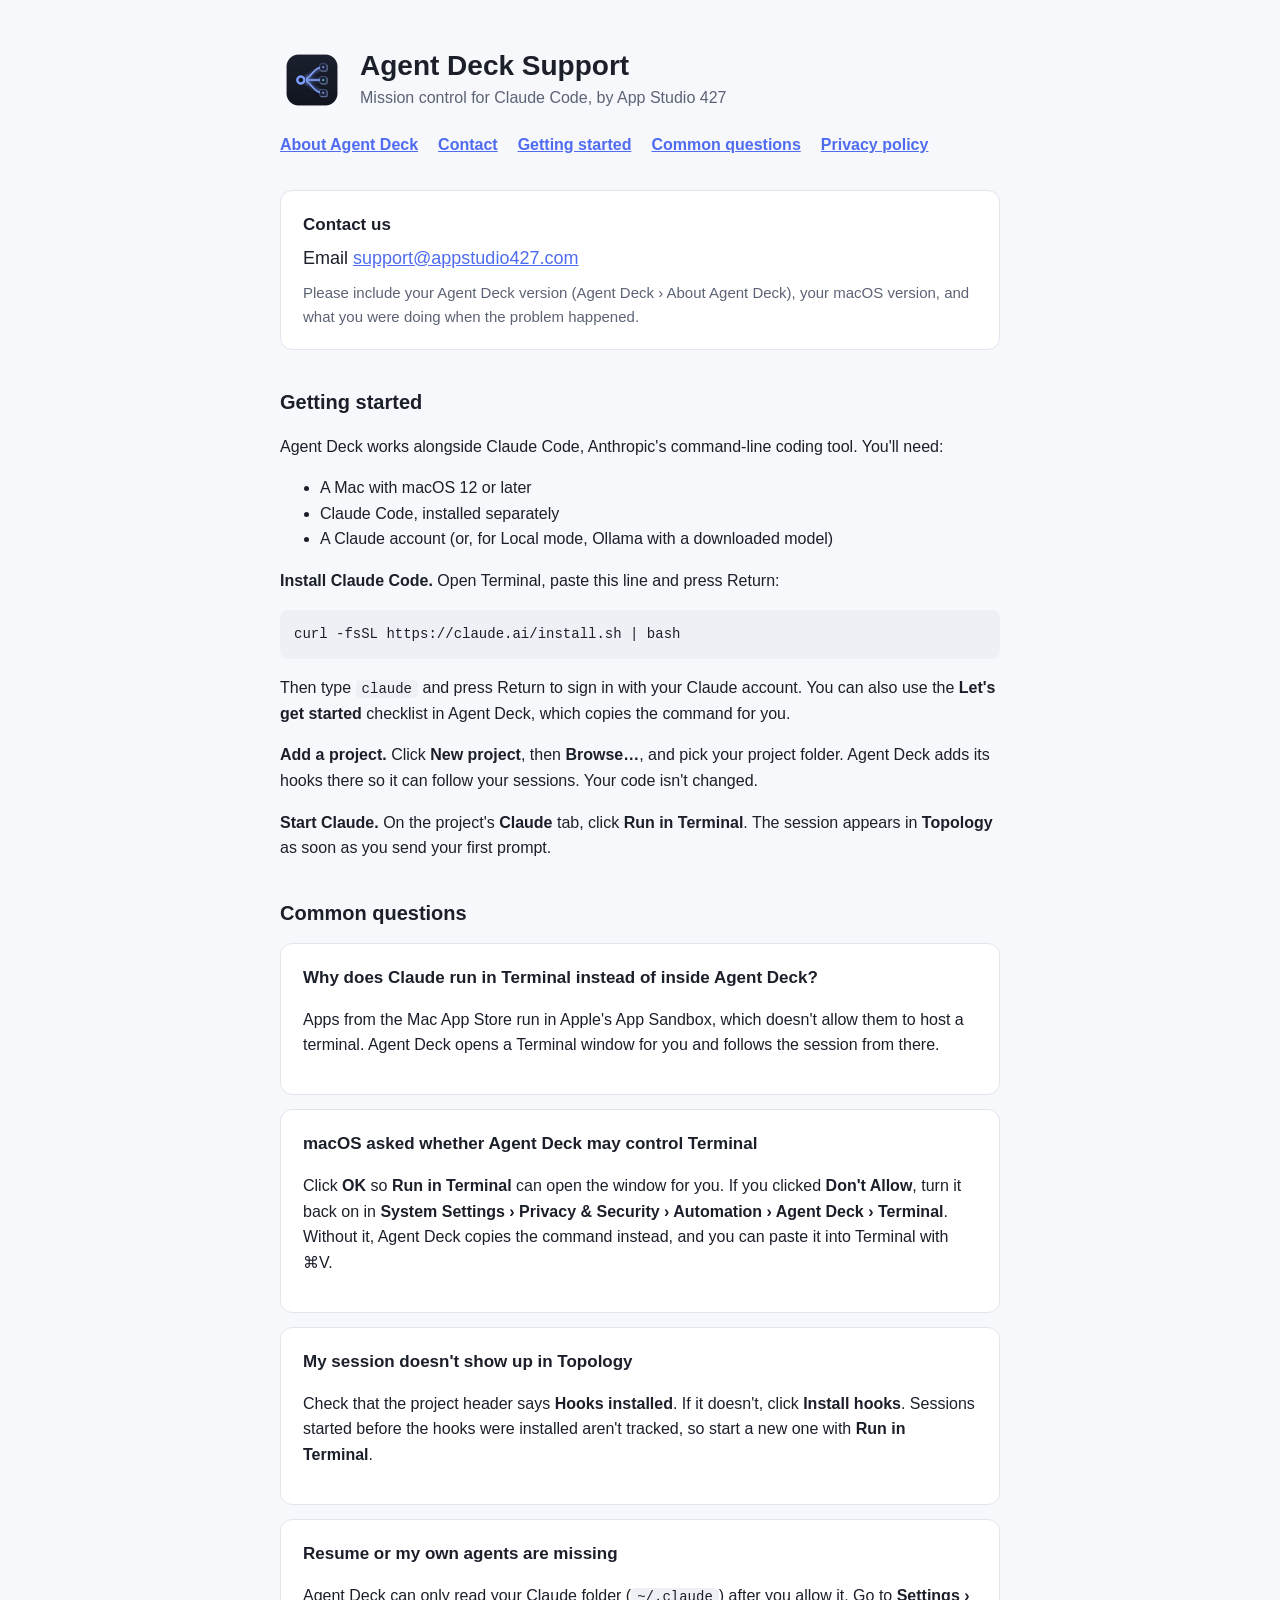
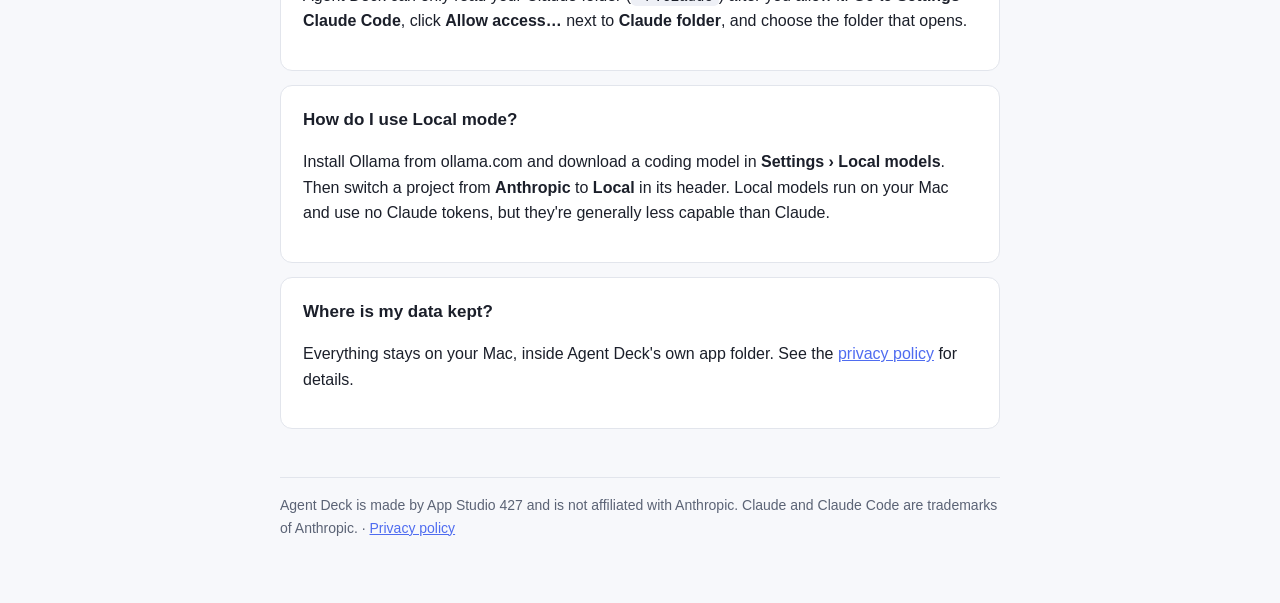
<file: index.html>
<!doctype html>
<html lang="en">
<head>
<meta charset="utf-8">
<meta name="viewport" content="width=device-width, initial-scale=1">
<title>Agent Deck Support</title>
<meta name="description" content="Help and contact for Agent Deck, mission control for Claude Code on the Mac.">
<link rel="stylesheet" href="style.css">
<link rel="icon" href="icon.png">
</head>
<body>
<div class="wrap">
  <header>
    <img src="icon.png" alt="Agent Deck icon">
    <div>
      <h1>Agent Deck Support</h1>
      <p>Mission control for Claude Code, by App Studio 427</p>
    </div>
  </header>
  <nav>
    <a href="agent-deck.html">About Agent Deck</a>
    <a href="#contact">Contact</a>
    <a href="#start">Getting started</a>
    <a href="#faq">Common questions</a>
    <a href="privacy.html">Privacy policy</a>
  </nav>

  <section id="contact" class="card contact">
    <h3>Contact us</h3>
    Email <a href="mailto:support@appstudio427.com">support@appstudio427.com</a>
    <p class="muted" style="font-size:15px;margin:8px 0 0">Please include your Agent Deck version (Agent Deck › About Agent Deck), your macOS version, and what you were doing when the problem happened.</p>
  </section>

  <h2 id="start">Getting started</h2>
  <p>Agent Deck works alongside Claude Code, Anthropic's command-line coding tool. You'll need:</p>
  <ul>
    <li>A Mac with macOS 12 or later</li>
    <li>Claude Code, installed separately</li>
    <li>A Claude account (or, for Local mode, Ollama with a downloaded model)</li>
  </ul>
  <p><strong>Install Claude Code.</strong> Open Terminal, paste this line and press Return:</p>
  <pre><code>curl -fsSL https://claude.ai/install.sh | bash</code></pre>
  <p>Then type <code>claude</code> and press Return to sign in with your Claude account. You can also use the <strong>Let's get started</strong> checklist in Agent Deck, which copies the command for you.</p>
  <p><strong>Add a project.</strong> Click <strong>New project</strong>, then <strong>Browse…</strong>, and pick your project folder. Agent Deck adds its hooks there so it can follow your sessions. Your code isn't changed.</p>
  <p><strong>Start Claude.</strong> On the project's <strong>Claude</strong> tab, click <strong>Run in Terminal</strong>. The session appears in <strong>Topology</strong> as soon as you send your first prompt.</p>

  <h2 id="faq">Common questions</h2>

  <div class="card">
    <h3>Why does Claude run in Terminal instead of inside Agent Deck?</h3>
    <p>Apps from the Mac App Store run in Apple's App Sandbox, which doesn't allow them to host a terminal. Agent Deck opens a Terminal window for you and follows the session from there.</p>
  </div>

  <div class="card">
    <h3>macOS asked whether Agent Deck may control Terminal</h3>
    <p>Click <strong>OK</strong> so <strong>Run in Terminal</strong> can open the window for you. If you clicked <strong>Don't Allow</strong>, turn it back on in <strong>System Settings › Privacy &amp; Security › Automation › Agent Deck › Terminal</strong>. Without it, Agent Deck copies the command instead, and you can paste it into Terminal with ⌘V.</p>
  </div>

  <div class="card">
    <h3>My session doesn't show up in Topology</h3>
    <p>Check that the project header says <strong>Hooks installed</strong>. If it doesn't, click <strong>Install hooks</strong>. Sessions started before the hooks were installed aren't tracked, so start a new one with <strong>Run in Terminal</strong>.</p>
  </div>

  <div class="card">
    <h3>Resume or my own agents are missing</h3>
    <p>Agent Deck can only read your Claude folder (<code>~/.claude</code>) after you allow it. Go to <strong>Settings › Claude Code</strong>, click <strong>Allow access…</strong> next to <strong>Claude folder</strong>, and choose the folder that opens.</p>
  </div>

  <div class="card">
    <h3>How do I use Local mode?</h3>
    <p>Install Ollama from ollama.com and download a coding model in <strong>Settings › Local models</strong>. Then switch a project from <strong>Anthropic</strong> to <strong>Local</strong> in its header. Local models run on your Mac and use no Claude tokens, but they're generally less capable than Claude.</p>
  </div>

  <div class="card">
    <h3>Where is my data kept?</h3>
    <p>Everything stays on your Mac, inside Agent Deck's own app folder. See the <a href="privacy.html">privacy policy</a> for details.</p>
  </div>

  <footer>
    Agent Deck is made by App Studio 427 and is not affiliated with Anthropic. Claude and Claude Code are trademarks of Anthropic.
    · <a href="privacy.html">Privacy policy</a>
  </footer>
</div>
</body>
</html>
</file>
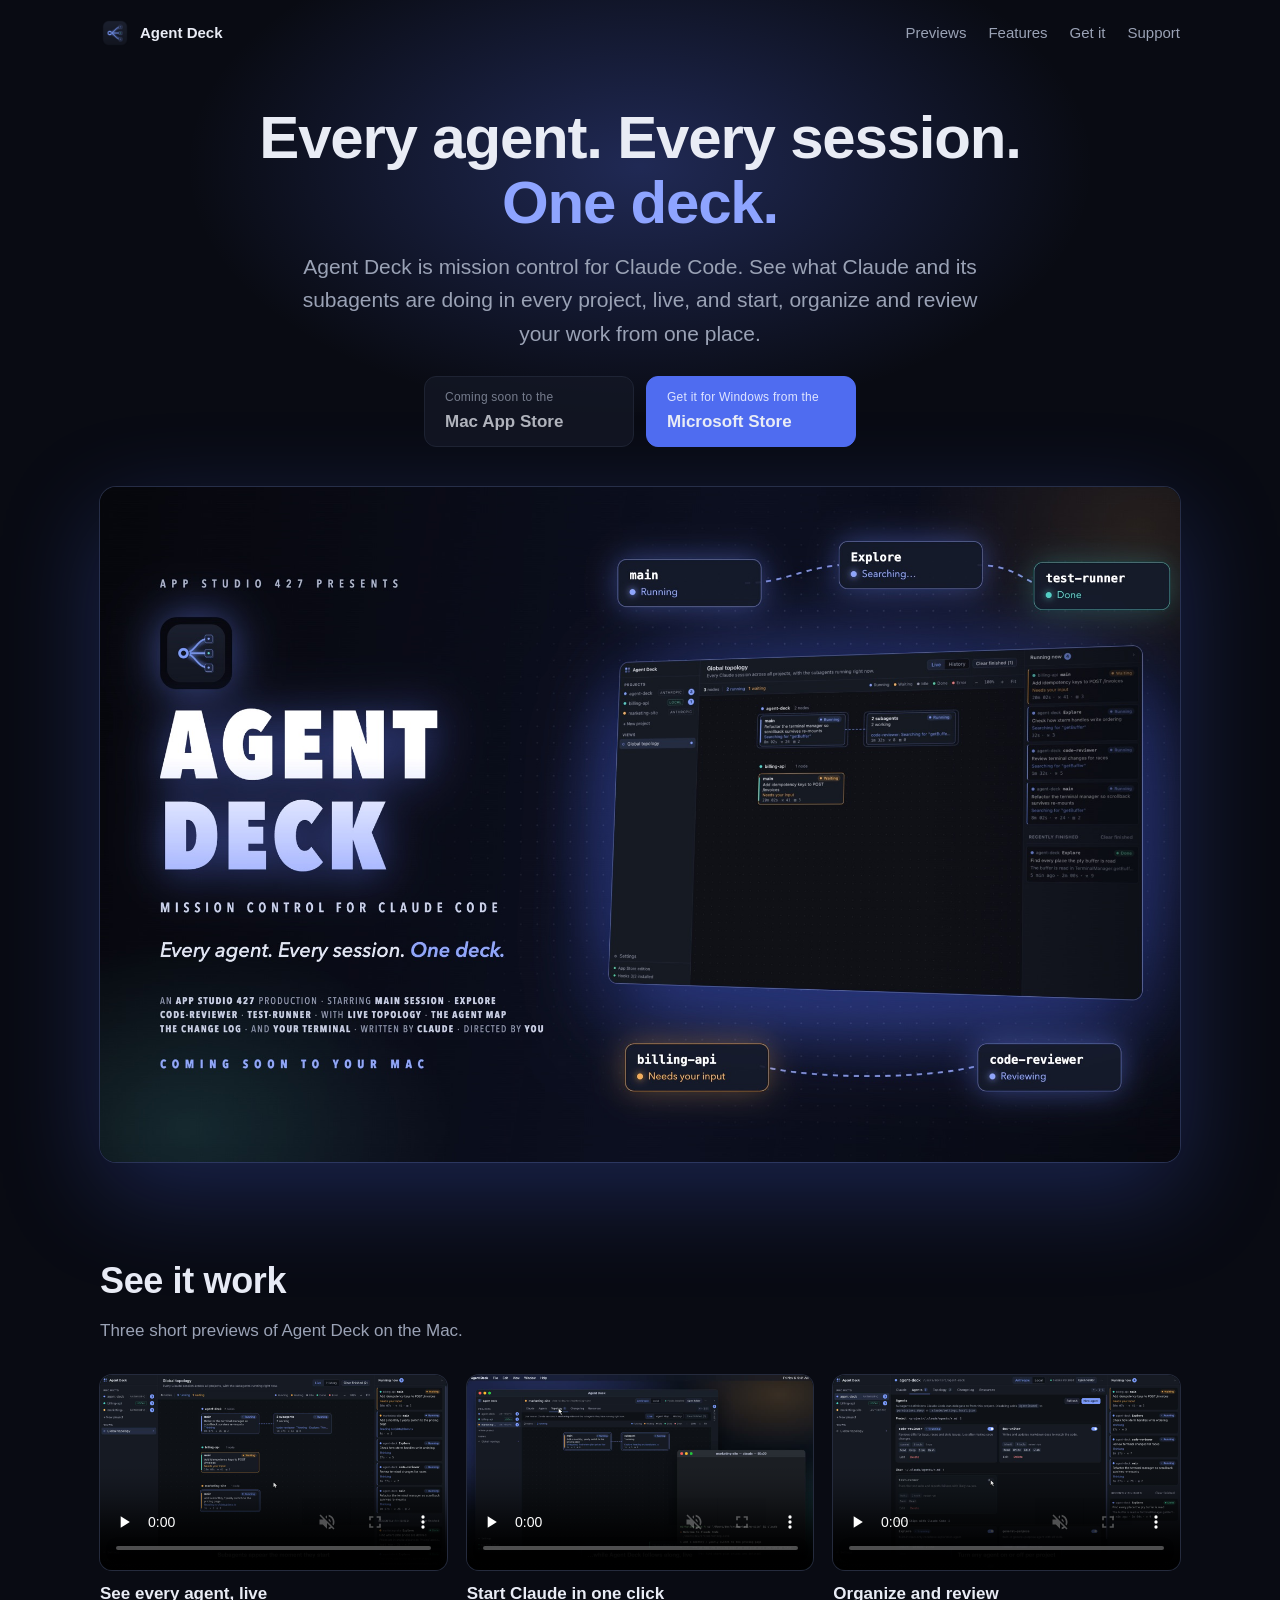
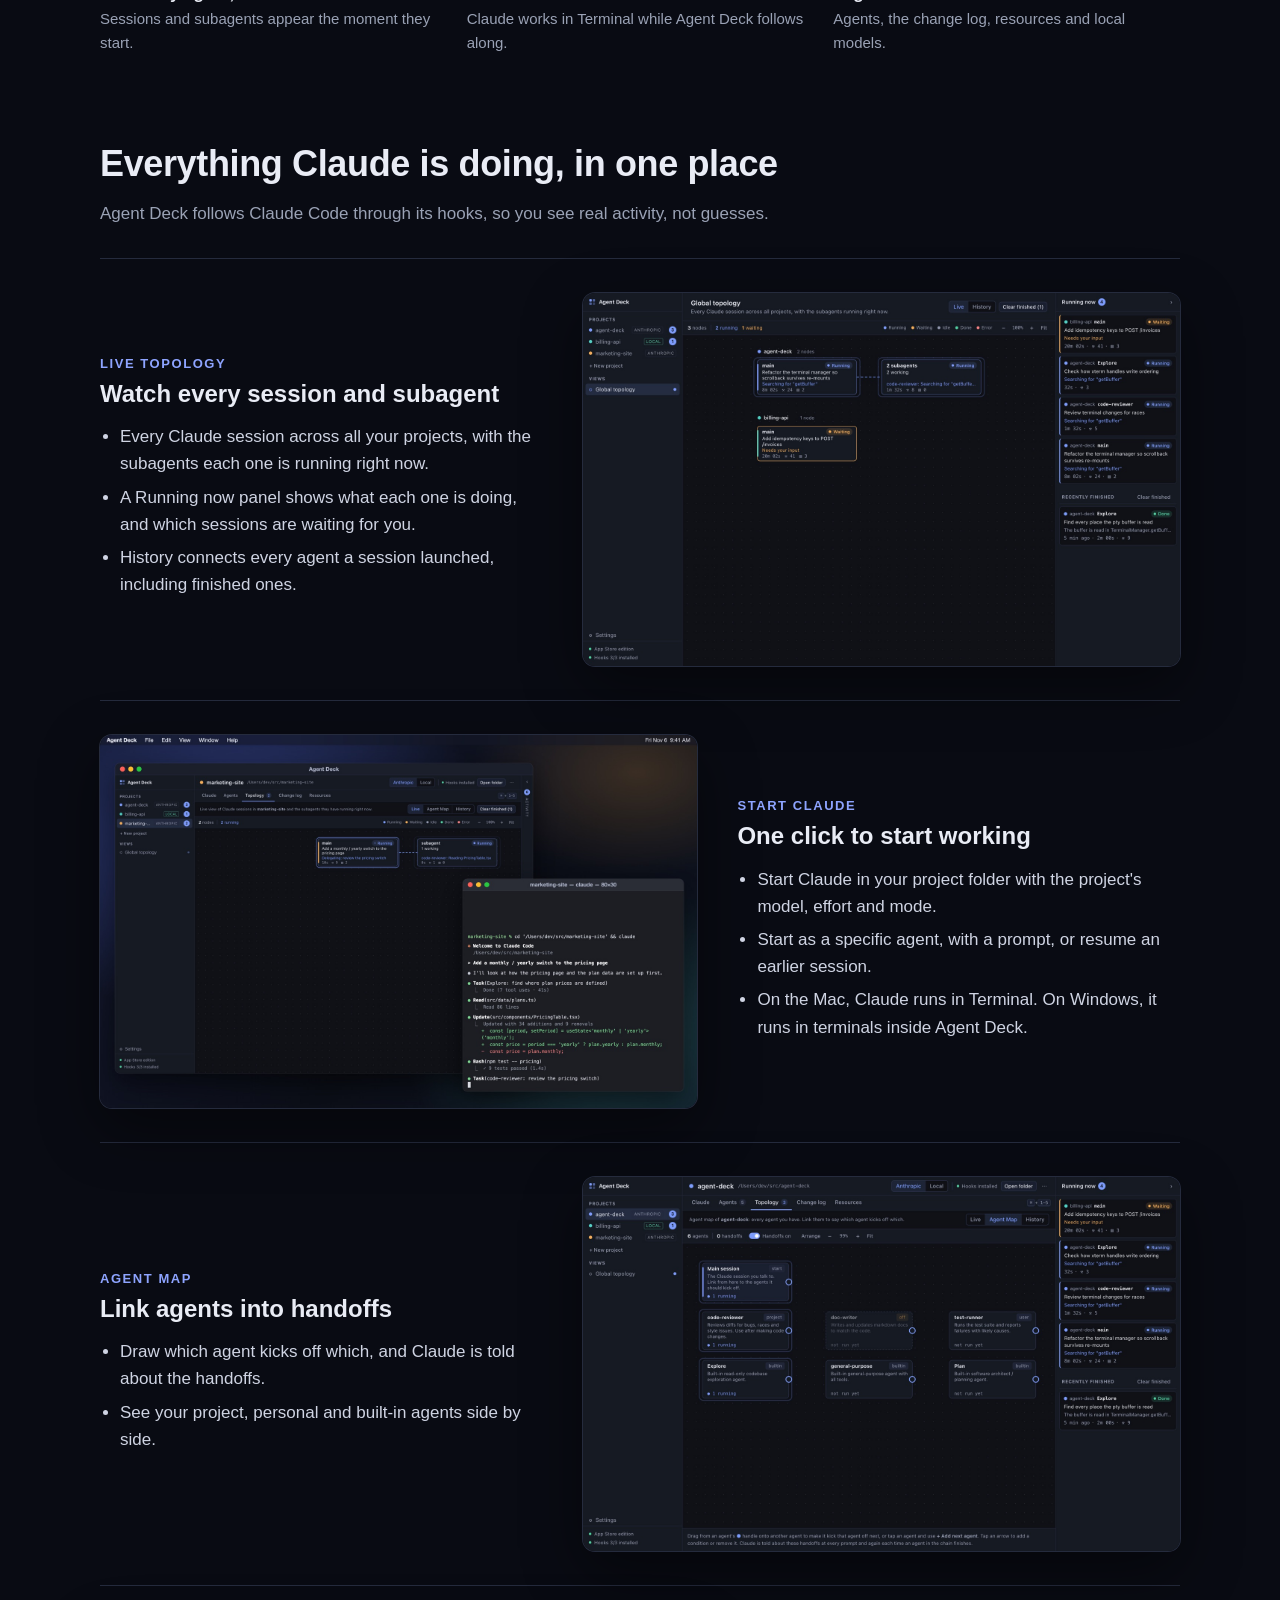
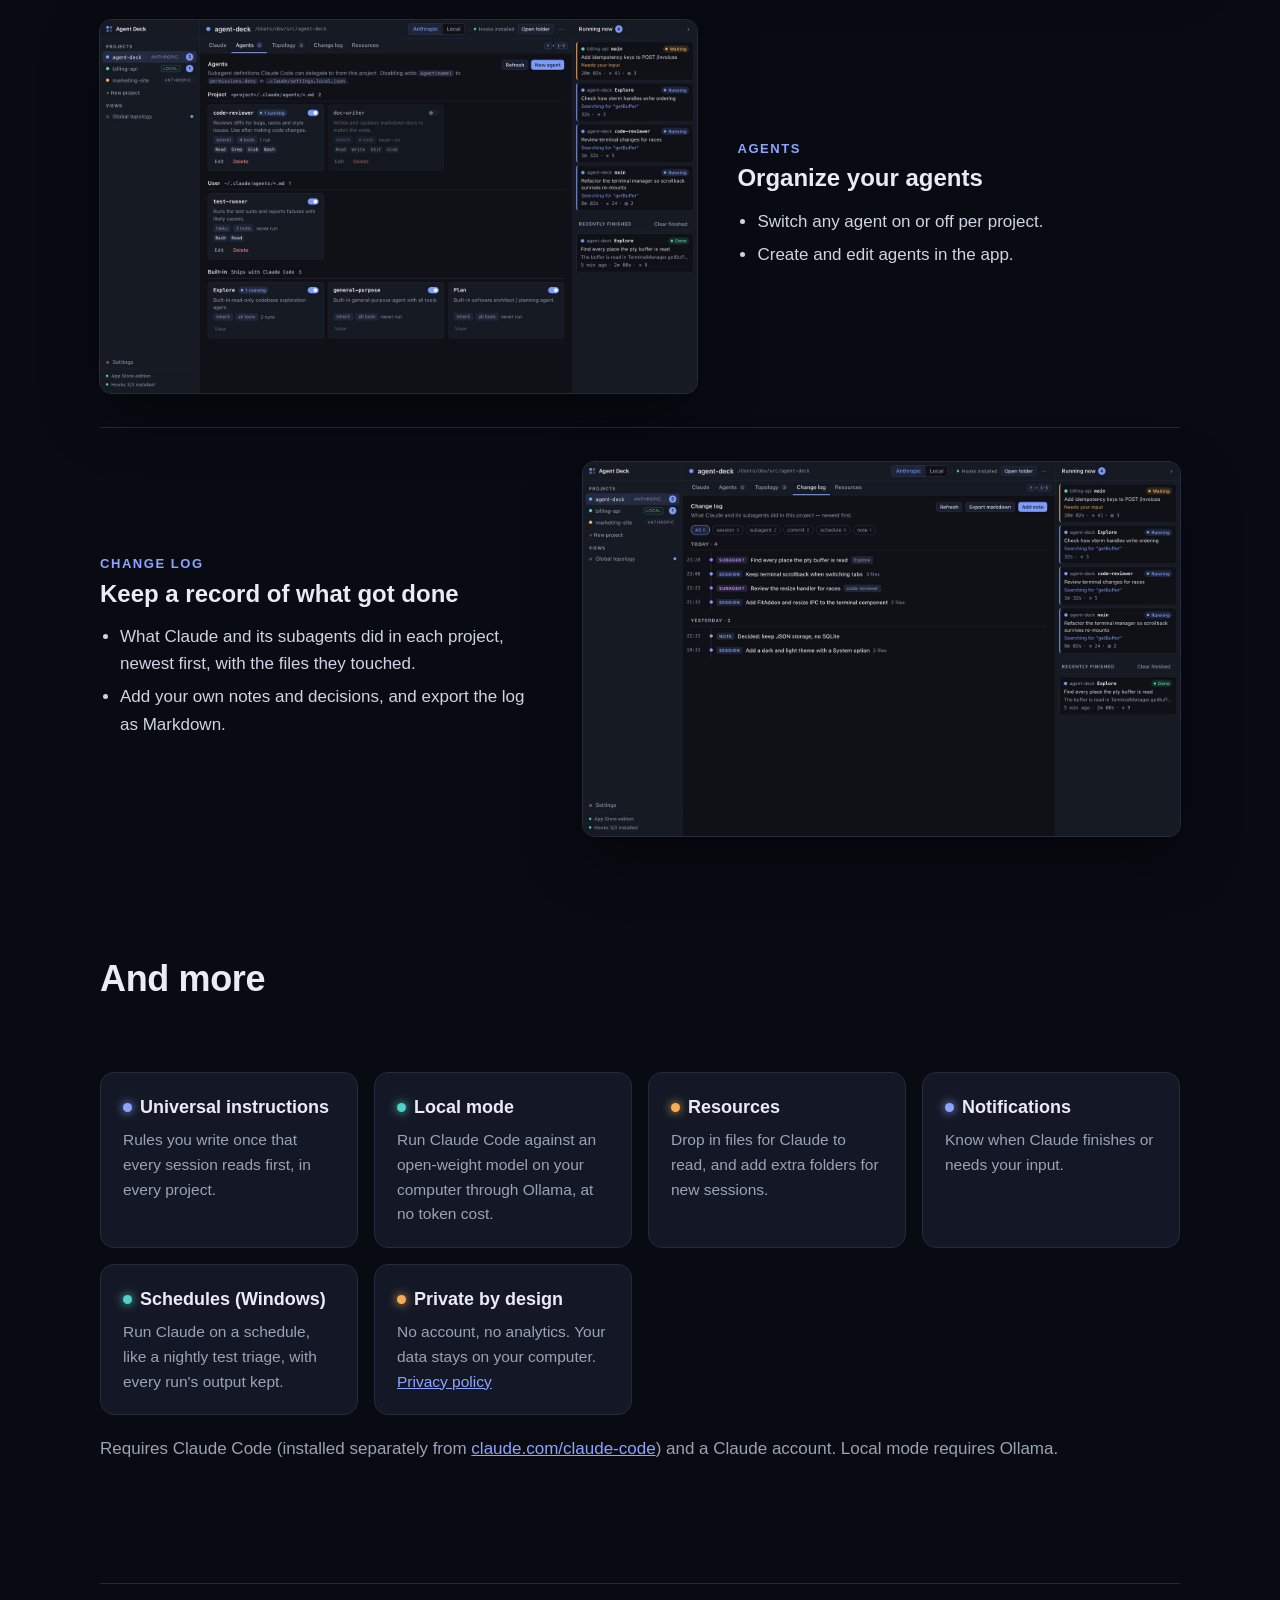
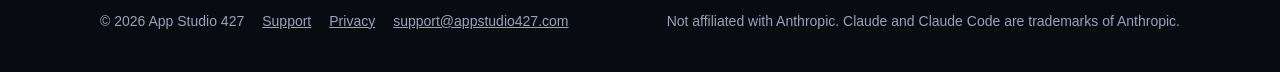
<file: agent-deck.html>
<!doctype html>
<html lang="en">
<head>
<meta charset="utf-8">
<meta name="viewport" content="width=device-width, initial-scale=1">
<title>Agent Deck — Mission control for Claude Code</title>
<meta name="description" content="See every Claude Code session, subagent and handoff live, across all your projects. For Mac and Windows.">
<meta property="og:title" content="Agent Deck — Mission control for Claude Code">
<meta property="og:description" content="Every agent. Every session. One deck.">
<meta property="og:image" content="https://appstudio427.github.io/agent-deck-support/media/poster.jpg">
<link rel="icon" href="icon.png">
<style>
  :root { color-scheme: dark; --bg: #090b13; --card: #141826; --line: #252b3d; --text: #e9ecf5; --muted: #9aa2b5; --accent: #8ea4ff; --teal: #4fd1c5; --amber: #f6ad55; }
  * { box-sizing: border-box; }
  body { margin: 0; background: var(--bg); color: var(--text); font: 17px/1.6 -apple-system, BlinkMacSystemFont, "Segoe UI", Roboto, Helvetica, Arial, sans-serif; }
  a { color: var(--accent); }
  .wrap { max-width: 1120px; margin: 0 auto; padding: 0 20px; }
  nav { display: flex; align-items: center; gap: 22px; padding: 18px 0; flex-wrap: wrap; }
  nav .brand { display: flex; align-items: center; gap: 10px; font-weight: 700; color: var(--text); text-decoration: none; margin-right: auto; }
  nav .brand img { width: 30px; height: 30px; border-radius: 7px; }
  nav a { color: var(--muted); text-decoration: none; font-size: 15px; }
  nav a:hover { color: var(--text); }
  @media (max-width: 520px) { nav { gap: 16px; } nav .hide-sm { display: none; } }

  .hero { position: relative; padding: 40px 0 20px; text-align: center; }
  .hero::before { content: ""; position: absolute; inset: -80px 0 auto; height: 600px; z-index: -1;
    background: radial-gradient(ellipse 60% 60% at 50% 30%, rgba(92,120,255,.28), transparent 70%); }
  .hero h1 { font-size: clamp(34px, 6vw, 60px); line-height: 1.08; margin: 0 0 14px; letter-spacing: -.02em; }
  .hero h1 span { color: var(--accent); }
  .hero p.lead { font-size: clamp(17px, 2.2vw, 21px); color: var(--muted); max-width: 680px; margin: 0 auto 26px; }
  .cta { display: flex; gap: 12px; justify-content: center; flex-wrap: wrap; margin-bottom: 40px; }
  .btn { display: inline-flex; flex-direction: column; align-items: flex-start; padding: 11px 20px; border-radius: 12px; text-decoration: none; min-width: 210px; border: 1px solid var(--line); background: var(--card); color: var(--text); }
  .btn small { font-size: 12px; color: var(--muted); letter-spacing: .02em; }
  .btn b { font-size: 17px; }
  .btn.primary { background: #4f6cf0; border-color: #4f6cf0; }
  .btn.primary small { color: #dfe5ff; }
  .btn.soon { opacity: .75; cursor: default; }
  .poster { display: block; width: 100%; border-radius: 16px; box-shadow: 0 30px 100px rgba(80,110,255,.25), 0 0 0 1px var(--line); }

  section { padding: 70px 0 10px; }
  h2 { font-size: clamp(26px, 3.5vw, 36px); margin: 0 0 8px; letter-spacing: -.01em; }
  .sub { color: var(--muted); margin: 0 0 30px; }

  .videos { display: grid; grid-template-columns: repeat(auto-fit, minmax(300px, 1fr)); gap: 20px; }
  .videos figure { margin: 0; }
  .videos video { width: 100%; border-radius: 12px; display: block; background: #000; box-shadow: 0 0 0 1px var(--line); }
  .videos figcaption { margin-top: 10px; font-weight: 600; }
  .videos figcaption span { display: block; font-weight: 400; color: var(--muted); font-size: 15px; }

  .feature { display: grid; grid-template-columns: 1fr 1.35fr; gap: 40px; align-items: center; padding: 34px 0; border-top: 1px solid var(--line); }
  .feature:nth-of-type(even) { grid-template-columns: 1.35fr 1fr; }
  .feature:nth-of-type(even) .text { order: 2; }
  .feature img { width: 100%; border-radius: 12px; box-shadow: 0 0 0 1px var(--line), 0 20px 60px rgba(0,0,0,.45); }
  .feature h3 { font-size: 24px; margin: 0 0 8px; }
  .feature .tag { font-size: 13px; font-weight: 700; letter-spacing: .12em; text-transform: uppercase; color: var(--accent); }
  .feature ul { padding-left: 20px; margin: 10px 0 0; color: #cfd4e3; }
  .feature li { margin: 6px 0; }
  @media (max-width: 780px) {
    .feature, .feature:nth-of-type(even) { grid-template-columns: 1fr; gap: 18px; }
    .feature:nth-of-type(even) .text { order: 0; }
  }

  .grid { display: grid; grid-template-columns: repeat(auto-fit, minmax(240px, 1fr)); gap: 16px; }
  .card { background: var(--card); border: 1px solid var(--line); border-radius: 14px; padding: 20px 22px; }
  .card h3 { margin: 0 0 6px; font-size: 18px; }
  .card p { margin: 0; color: var(--muted); font-size: 15.5px; }
  .card .dot { display: inline-block; width: 9px; height: 9px; border-radius: 50%; margin-right: 8px; vertical-align: 1px; box-shadow: 0 0 10px currentColor; background: currentColor; }

  .req { margin-top: 20px; }
  footer { margin: 80px 0 0; padding: 26px 0 40px; border-top: 1px solid var(--line); color: var(--muted); font-size: 14px; display: flex; gap: 18px; flex-wrap: wrap; }
  footer a { color: var(--muted); }
  footer .right { margin-left: auto; }
</style>
</head>
<body>
<div class="wrap">
  <nav>
    <a class="brand" href="agent-deck.html"><img src="icon.png" alt="">Agent Deck</a>
    <a href="#previews" class="hide-sm">Previews</a>
    <a href="#features">Features</a>
    <a href="#get" class="hide-sm">Get it</a>
    <a href="index.html">Support</a>
  </nav>

  <header class="hero">
    <h1>Every agent. Every session.<br><span>One deck.</span></h1>
    <p class="lead">Agent Deck is mission control for Claude Code. See what Claude and its subagents are doing in every project, live, and start, organize and review your work from one place.</p>
    <div class="cta" id="get">
      <span class="btn soon" aria-disabled="true"><small>Coming soon to the</small><b>Mac App Store</b></span>
      <a class="btn primary" href="https://apps.microsoft.com/search?query=Agent%20Deck%20for%20Claude%20Code"><small>Get it for Windows from the</small><b>Microsoft Store</b></a>
    </div>
    <img class="poster" src="media/poster.jpg" alt="Agent Deck poster: the app's live topology of Claude sessions and subagents">
  </header>

  <section id="previews">
    <h2>See it work</h2>
    <p class="sub">Three short previews of Agent Deck on the Mac.</p>
    <div class="videos">
      <figure>
        <video src="media/1-see-every-agent-live.mp4" poster="media/1-see-every-agent-live.jpg" controls muted playsinline preload="none"></video>
        <figcaption>See every agent, live<span>Sessions and subagents appear the moment they start.</span></figcaption>
      </figure>
      <figure>
        <video src="media/2-start-claude-in-one-click.mp4" poster="media/2-start-claude-in-one-click.jpg" controls muted playsinline preload="none"></video>
        <figcaption>Start Claude in one click<span>Claude works in Terminal while Agent Deck follows along.</span></figcaption>
      </figure>
      <figure>
        <video src="media/3-organize-and-review.mp4" poster="media/3-organize-and-review.jpg" controls muted playsinline preload="none"></video>
        <figcaption>Organize and review<span>Agents, the change log, resources and local models.</span></figcaption>
      </figure>
    </div>
  </section>

  <section id="features">
    <h2>Everything Claude is doing, in one place</h2>
    <p class="sub">Agent Deck follows Claude Code through its hooks, so you see real activity, not guesses.</p>

    <div class="feature">
      <div class="text">
        <div class="tag">Live topology</div>
        <h3>Watch every session and subagent</h3>
        <ul>
          <li>Every Claude session across all your projects, with the subagents each one is running right now.</li>
          <li>A Running now panel shows what each one is doing, and which sessions are waiting for you.</li>
          <li>History connects every agent a session launched, including finished ones.</li>
        </ul>
      </div>
      <img src="media/01-topology-all-projects.jpg" alt="Global topology showing sessions and subagents across projects" loading="lazy">
    </div>

    <div class="feature">
      <div class="text">
        <div class="tag">Start Claude</div>
        <h3>One click to start working</h3>
        <ul>
          <li>Start Claude in your project folder with the project's model, effort and mode.</li>
          <li>Start as a specific agent, with a prompt, or resume an earlier session.</li>
          <li>On the Mac, Claude runs in Terminal. On Windows, it runs in terminals inside Agent Deck.</li>
        </ul>
      </div>
      <img src="media/08-working-session.jpg" alt="Agent Deck beside Terminal, following a Claude session live" loading="lazy">
    </div>

    <div class="feature">
      <div class="text">
        <div class="tag">Agent Map</div>
        <h3>Link agents into handoffs</h3>
        <ul>
          <li>Draw which agent kicks off which, and Claude is told about the handoffs.</li>
          <li>See your project, personal and built-in agents side by side.</li>
        </ul>
      </div>
      <img src="media/02-agent-map.jpg" alt="The Agent Map linking agents into handoffs" loading="lazy">
    </div>

    <div class="feature">
      <div class="text">
        <div class="tag">Agents</div>
        <h3>Organize your agents</h3>
        <ul>
          <li>Switch any agent on or off per project.</li>
          <li>Create and edit agents in the app.</li>
        </ul>
      </div>
      <img src="media/04-agents.jpg" alt="The Agents tab with project, user and built-in agents" loading="lazy">
    </div>

    <div class="feature">
      <div class="text">
        <div class="tag">Change log</div>
        <h3>Keep a record of what got done</h3>
        <ul>
          <li>What Claude and its subagents did in each project, newest first, with the files they touched.</li>
          <li>Add your own notes and decisions, and export the log as Markdown.</li>
        </ul>
      </div>
      <img src="media/05-change-log.jpg" alt="The change log of sessions, subagents and notes" loading="lazy">
    </div>
  </section>

  <section>
    <h2>And more</h2>
    <p class="sub">&nbsp;</p>
    <div class="grid">
      <div class="card"><h3><span class="dot" style="color:var(--accent)"></span>Universal instructions</h3><p>Rules you write once that every session reads first, in every project.</p></div>
      <div class="card"><h3><span class="dot" style="color:var(--teal)"></span>Local mode</h3><p>Run Claude Code against an open-weight model on your computer through Ollama, at no token cost.</p></div>
      <div class="card"><h3><span class="dot" style="color:var(--amber)"></span>Resources</h3><p>Drop in files for Claude to read, and add extra folders for new sessions.</p></div>
      <div class="card"><h3><span class="dot" style="color:var(--accent)"></span>Notifications</h3><p>Know when Claude finishes or needs your input.</p></div>
      <div class="card"><h3><span class="dot" style="color:var(--teal)"></span>Schedules (Windows)</h3><p>Run Claude on a schedule, like a nightly test triage, with every run's output kept.</p></div>
      <div class="card"><h3><span class="dot" style="color:var(--amber)"></span>Private by design</h3><p>No account, no analytics. Your data stays on your computer. <a href="privacy.html">Privacy policy</a></p></div>
    </div>
    <p class="sub req">Requires Claude Code (installed separately from <a href="https://claude.com/claude-code">claude.com/claude-code</a>) and a Claude account. Local mode requires Ollama.</p>
  </section>

  <footer>
    <span>© 2026 App Studio 427</span>
    <a href="index.html">Support</a>
    <a href="privacy.html">Privacy</a>
    <a href="mailto:support@appstudio427.com">support@appstudio427.com</a>
    <span class="right">Not affiliated with Anthropic. Claude and Claude Code are trademarks of Anthropic.</span>
  </footer>
</div>
</body>
</html>
</file>
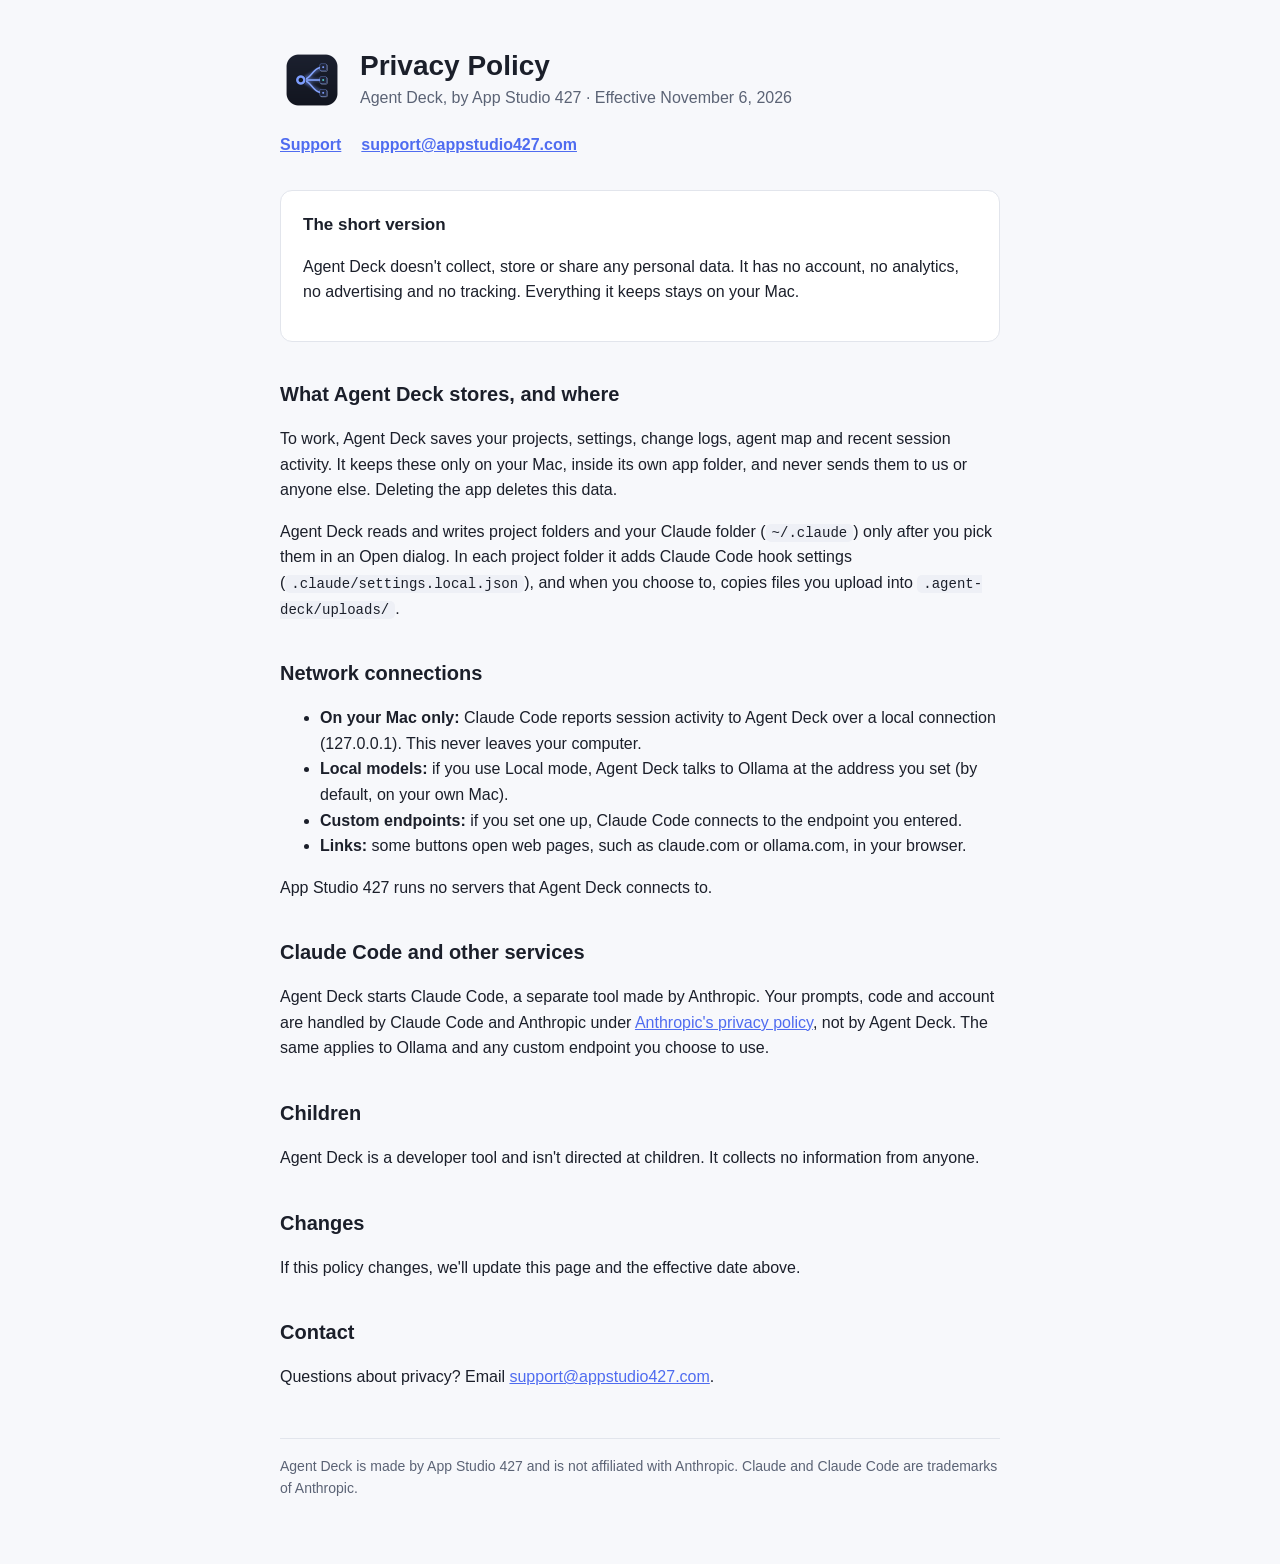
<file: privacy.html>
<!doctype html>
<html lang="en">
<head>
<meta charset="utf-8">
<meta name="viewport" content="width=device-width, initial-scale=1">
<title>Agent Deck Privacy Policy</title>
<meta name="description" content="Privacy policy for Agent Deck. Agent Deck collects no personal data.">
<link rel="stylesheet" href="style.css">
<link rel="icon" href="icon.png">
</head>
<body>
<div class="wrap">
  <header>
    <img src="icon.png" alt="Agent Deck icon">
    <div>
      <h1>Privacy Policy</h1>
      <p>Agent Deck, by App Studio 427 · Effective November 6, 2026</p>
    </div>
  </header>
  <nav>
    <a href="index.html">Support</a>
    <a href="mailto:support@appstudio427.com">support@appstudio427.com</a>
  </nav>

  <div class="card">
    <h3>The short version</h3>
    <p>Agent Deck doesn't collect, store or share any personal data. It has no account, no analytics, no advertising and no tracking. Everything it keeps stays on your Mac.</p>
  </div>

  <h2>What Agent Deck stores, and where</h2>
  <p>To work, Agent Deck saves your projects, settings, change logs, agent map and recent session activity. It keeps these only on your Mac, inside its own app folder, and never sends them to us or anyone else. Deleting the app deletes this data.</p>
  <p>Agent Deck reads and writes project folders and your Claude folder (<code>~/.claude</code>) only after you pick them in an Open dialog. In each project folder it adds Claude Code hook settings (<code>.claude/settings.local.json</code>), and when you choose to, copies files you upload into <code>.agent-deck/uploads/</code>.</p>

  <h2>Network connections</h2>
  <ul>
    <li><strong>On your Mac only:</strong> Claude Code reports session activity to Agent Deck over a local connection (127.0.0.1). This never leaves your computer.</li>
    <li><strong>Local models:</strong> if you use Local mode, Agent Deck talks to Ollama at the address you set (by default, on your own Mac).</li>
    <li><strong>Custom endpoints:</strong> if you set one up, Claude Code connects to the endpoint you entered.</li>
    <li><strong>Links:</strong> some buttons open web pages, such as claude.com or ollama.com, in your browser.</li>
  </ul>
  <p>App Studio 427 runs no servers that Agent Deck connects to.</p>

  <h2>Claude Code and other services</h2>
  <p>Agent Deck starts Claude Code, a separate tool made by Anthropic. Your prompts, code and account are handled by Claude Code and Anthropic under <a href="https://www.anthropic.com/legal/privacy">Anthropic's privacy policy</a>, not by Agent Deck. The same applies to Ollama and any custom endpoint you choose to use.</p>

  <h2>Children</h2>
  <p>Agent Deck is a developer tool and isn't directed at children. It collects no information from anyone.</p>

  <h2>Changes</h2>
  <p>If this policy changes, we'll update this page and the effective date above.</p>

  <h2>Contact</h2>
  <p>Questions about privacy? Email <a href="mailto:support@appstudio427.com">support@appstudio427.com</a>.</p>

  <footer>
    Agent Deck is made by App Studio 427 and is not affiliated with Anthropic. Claude and Claude Code are trademarks of Anthropic.
  </footer>
</div>
</body>
</html>
</file>
<file: style.css>
:root {
  color-scheme: light dark;
  --bg: #f7f8fb;
  --card: #ffffff;
  --text: #1b1f2a;
  --muted: #5b6375;
  --line: #e2e5ec;
  --accent: #4f6cf0;
  --code: #eef0f6;
}
@media (prefers-color-scheme: dark) {
  :root {
    --bg: #12151f;
    --card: #1a1e2b;
    --text: #e7e9f0;
    --muted: #9aa2b5;
    --line: #2a3042;
    --accent: #8ea4ff;
    --code: #232838;
  }
}
* { box-sizing: border-box; }
body {
  margin: 0;
  background: var(--bg);
  color: var(--text);
  font: 16px/1.6 -apple-system, BlinkMacSystemFont, "Segoe UI", Roboto, Helvetica, Arial, sans-serif;
}
.wrap { max-width: 760px; margin: 0 auto; padding: 48px 20px 64px; }
header { display: flex; align-items: center; gap: 16px; margin-bottom: 8px; }
header img { width: 64px; height: 64px; border-radius: 14px; }
header h1 { margin: 0; font-size: 28px; line-height: 1.2; }
header p { margin: 2px 0 0; color: var(--muted); }
nav { margin: 20px 0 32px; display: flex; gap: 20px; flex-wrap: wrap; }
nav a { font-weight: 600; }
a { color: var(--accent); }
h2 { font-size: 20px; margin: 36px 0 8px; }
h3 { font-size: 17px; margin: 0 0 6px; }
.card { background: var(--card); border: 1px solid var(--line); border-radius: 12px; padding: 20px 22px; margin: 14px 0; }
.contact { font-size: 18px; }
code { background: var(--code); border-radius: 5px; padding: 1px 6px; font: 14px ui-monospace, SFMono-Regular, Menlo, monospace; overflow-wrap: anywhere; }
pre { background: var(--code); border-radius: 8px; padding: 12px 14px; overflow-x: auto; }
pre code { padding: 0; background: none; }
.muted { color: var(--muted); }
footer { margin-top: 48px; color: var(--muted); font-size: 14px; border-top: 1px solid var(--line); padding-top: 16px; }
</file>
